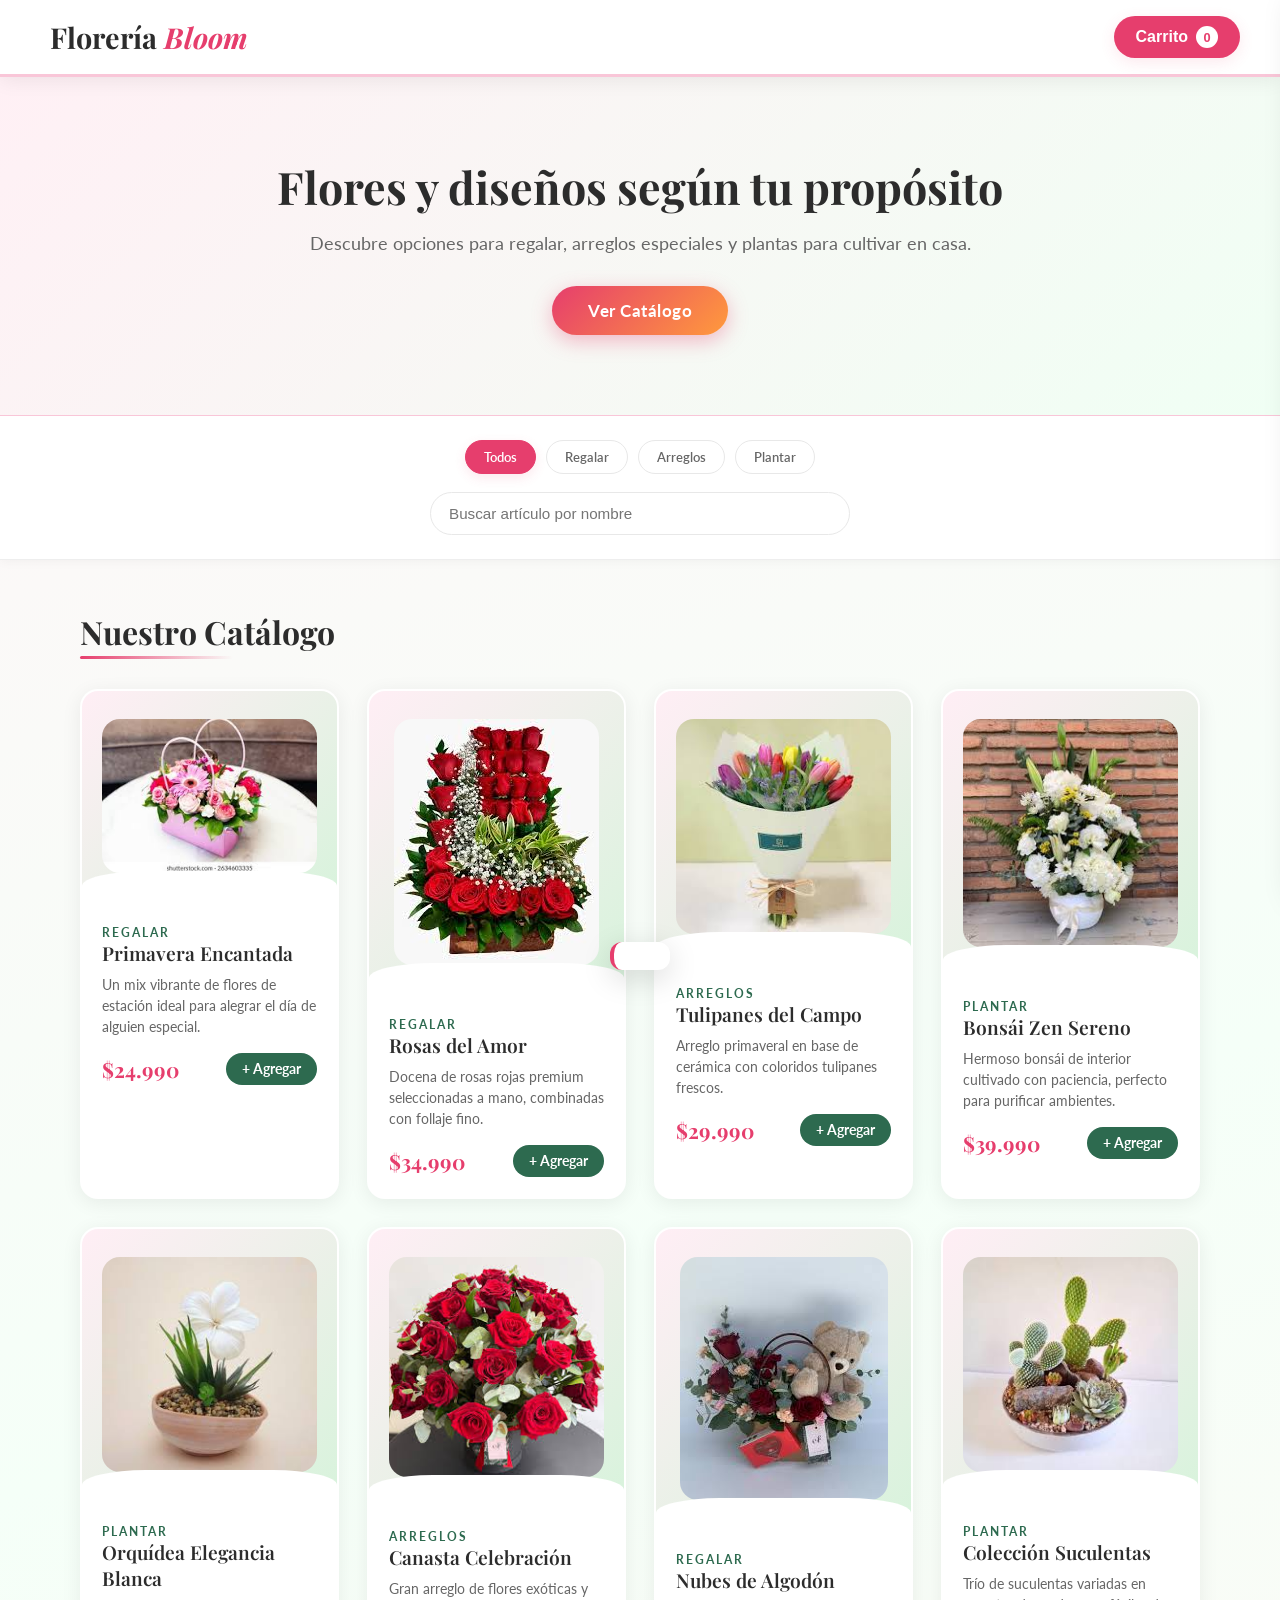
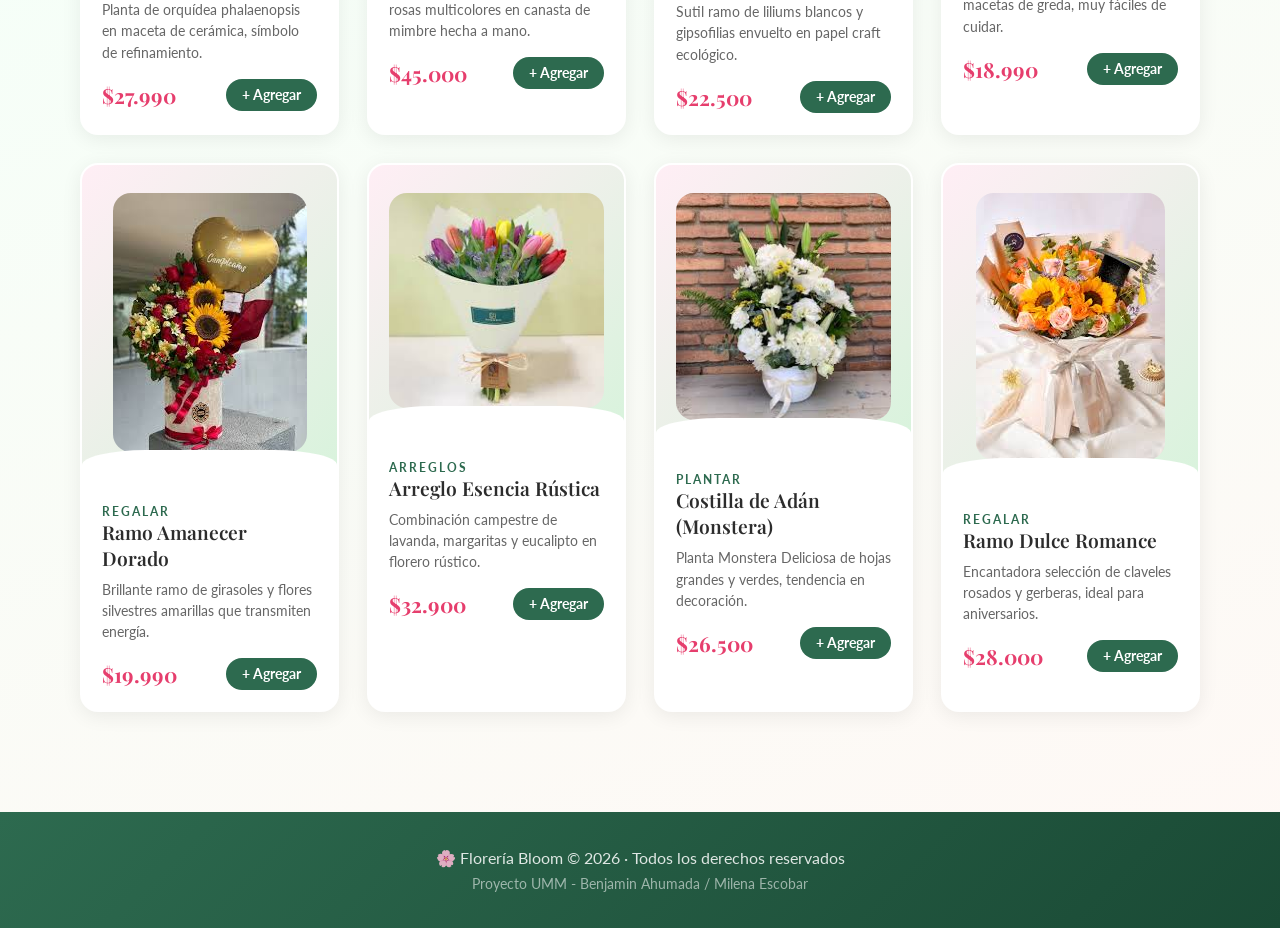
<file: index.html>
<!DOCTYPE html>
<html lang="es">

<head>
    <meta charset="UTF-8">
    <meta name="viewport" content="width=device-width, initial-scale=1.0">
    <title>Florería Bloom 🌸</title>
    <link rel="stylesheet" href="./assets/CSS/Style.css">
    <link
        href="https://fonts.googleapis.com/css2?family=Playfair+Display:wght@400;600;700&family=Lato:wght@300;400;700&display=swap"
        rel="stylesheet">
    <style>
        /* ── MODAL CHECKOUT ── */
        .checkout-modal-overlay {
            display: none;
            position: fixed;
            inset: 0;
            background: rgba(0,0,0,.55);
            z-index: 2000;
            align-items: flex-start;
            justify-content: center;
            overflow-y: auto;
            padding: 32px 16px;
        }
        .checkout-modal-overlay.visible { display: flex; }

        .checkout-modal {
            background: #fff;
            border-radius: 16px;
            width: 100%;
            max-width: 820px;
            padding: 40px 36px;
            position: relative;
            box-shadow: 0 20px 60px rgba(0,0,0,.2);
            animation: slideUp .3s ease;
        }
        @keyframes slideUp {
            from { transform: translateY(30px); opacity: 0; }
            to   { transform: translateY(0);    opacity: 1; }
        }

        .checkout-modal-close {
            position: absolute;
            top: 16px; right: 20px;
            background: none; border: none;
            font-size: 1.5rem; cursor: pointer;
            color: #888; line-height: 1;
        }
        .checkout-modal-close:hover { color: #e63e6d; }

        .checkout-page-title {
            font-family: 'Playfair Display', serif;
            font-size: 1.8rem;
            color: #2c2c2c;
            margin-bottom: 4px;
        }
        .checkout-page-subtitle {
            color: #666;
            font-size: .95rem;
            margin-bottom: 28px;
        }

        .checkout-grid {
            display: grid;
            grid-template-columns: 1fr 340px;
            gap: 28px;
        }
        @media (max-width: 680px) {
            .checkout-grid { grid-template-columns: 1fr; }
            .checkout-modal { padding: 28px 18px; }
        }

        /* Form card */
        .checkout-form-card { display: flex; flex-direction: column; gap: 0; }

        .form-section { margin-bottom: 24px; }
        .form-section-title {
            font-family: 'Playfair Display', serif;
            font-size: 1.1rem;
            color: #2c2c2c;
            margin-bottom: 14px;
            display: flex;
            align-items: center;
            gap: 10px;
        }
        .number-badge {
            background: #e63e6d;
            color: #fff;
            width: 26px; height: 26px;
            border-radius: 50%;
            display: inline-flex;
            align-items: center;
            justify-content: center;
            font-size: .85rem;
            font-weight: 700;
        }
        .form-row { display: flex; flex-direction: column; gap: 14px; margin-bottom: 0; }
        .split-row { flex-direction: row; gap: 14px; }
        @media (max-width: 500px) { .split-row { flex-direction: column; } }

        .form-group { display: flex; flex-direction: column; flex: 1; }
        .form-group label {
            font-size: .85rem;
            font-weight: 700;
            color: #444;
            margin-bottom: 6px;
        }
        .form-group input,
        .form-group select,
        .form-group textarea {
            border: 1.5px solid #ddd;
            border-radius: 8px;
            padding: 10px 14px;
            font-size: .95rem;
            font-family: 'Lato', sans-serif;
            color: #2c2c2c;
            background: #fafafa;
            transition: border-color .2s;
            width: 100%;
            box-sizing: border-box;
        }
        .form-group input:focus,
        .form-group select:focus,
        .form-group textarea:focus {
            outline: none;
            border-color: #e63e6d;
            background: #fff;
        }
        .form-group textarea { resize: vertical; }

        .btn-confirmar-pedido {
            margin-top: 20px;
            background: #e63e6d;
            color: #fff;
            border: none;
            border-radius: 10px;
            padding: 14px 28px;
            font-size: 1rem;
            font-weight: 700;
            cursor: pointer;
            width: 100%;
            transition: background .2s, transform .1s;
        }
        .btn-confirmar-pedido:hover:not(:disabled) { background: #c72d57; transform: translateY(-1px); }
        .btn-confirmar-pedido:disabled { opacity: .6; cursor: not-allowed; }

        /* Summary card */
        .summary-card {
            background: #fdf6f9;
            border: 1.5px solid #f0d4df;
            border-radius: 14px;
            padding: 24px 20px;
            position: sticky;
            top: 20px;
        }
        .summary-card h3 {
            font-family: 'Playfair Display', serif;
            font-size: 1.15rem;
            color: #2c2c2c;
            margin-bottom: 16px;
        }
        .summary-row {
            display: flex;
            justify-content: space-between;
            font-size: .92rem;
            color: #555;
            margin-bottom: 8px;
        }
        .total-row { font-size: 1.05rem; font-weight: 700; color: #2c2c2c; margin-top: 4px; }
        .summary-divider { border: none; border-top: 1px solid #e8c8d4; margin: 10px 0; }
        .free-shipping { color: #2a9d5c; font-weight: 700; }
        .summary-empty { color: #999; font-size: .9rem; text-align: center; padding: 16px 0; }
        .security-info {
            margin-top: 18px;
            padding-top: 14px;
            border-top: 1px solid #e8c8d4;
            font-size: .82rem;
            color: #888;
            text-align: center;
        }
        .security-info p { margin: 3px 0; }
        .security-info strong { color: #555; }
    </style>
</head>

<body>

    <!-- HEADER -->
    <header class="flores-header">
        <div class="header-brand">
            <div class="brand-image"></div>
            <h1>Florería <em>Bloom</em></h1>
        </div>
        <button class="cart-toggle" id="cart-toggle">
            Carrito <span id="cart-count" class="cart-count">0</span>
        </button>
    </header>

    <section class="flores-hero">
        <div class="hero-petal hero-petal-1"></div>
        <div class="hero-petal hero-petal-2"></div>
        <div class="hero-petal hero-petal-3"></div>
        <div class="hero-petal hero-petal-4"></div>
        <div class="hero-petal hero-petal-5"></div>
        <div class="flores-hero-content">
            <h2>Flores y diseños según tu propósito</h2>
            <p>Descubre opciones para regalar, arreglos especiales y plantas para cultivar en casa.</p>
            <a href="#productos" class="hero-cta">Ver Catálogo</a>
        </div>
    </section>

    <!-- FILTROS DE CATEGORIA -->
    <section class="categorias-section">
        <div class="container">
            <div class="filtros">
                <button class="filtro-btn active" data-cat="todos">Todos</button>
                <button class="filtro-btn" data-cat="Regalar">Regalar</button>
                <button class="filtro-btn" data-cat="Arreglos">Arreglos</button>
                <button class="filtro-btn" data-cat="Plantar">Plantar</button>
            </div>
            <div class="busqueda-group">
                <input type="search" id="flower-search" placeholder="Buscar artículo por nombre" />
            </div>
        </div>
    </section>

    <!-- CATALOGO DE PRODUCTOS -->
    <section class="productos-section" id="productos">
        <div class="container">
            <h2 class="section-title-flores">Nuestro Catálogo</h2>
            <div class="productos-grid" id="productos-grid">
                <div class="loading-msg" id="loading">Cargando nuestras flores...</div>
            </div>
        </div>
    </section>

    <!-- PANEL DEL CARRITO -->
    <aside class="cart-panel" id="cart-panel">
        <div class="cart-header">
            <h3>Tu Carrito</h3>
            <button class="cart-close" id="cart-close">✕</button>
        </div>
        <div class="cart-items" id="cart-items">
            <p class="cart-empty">Tu carrito está vacío</p>
        </div>
        <div class="cart-footer">
            <div class="cart-total">
                Total: <span id="cart-total">$0</span>
            </div>
            <button class="btn-checkout" id="btn-checkout">
                Proceder al Pago
            </button>
        </div>
    </aside>
    <div class="cart-overlay" id="cart-overlay"></div>

    <!-- ══════════════════════════════════════════
         MODAL DE CHECKOUT (integrado en index.html)
         ══════════════════════════════════════════ -->
    <div class="checkout-modal-overlay" id="checkout-modal-overlay">
        <div class="checkout-modal">
            <button class="checkout-modal-close" id="checkout-modal-close" title="Cerrar">✕</button>

            <h2 class="checkout-page-title">Finalizar tu Compra</h2>
            <p class="checkout-page-subtitle">Por favor ingresa los datos de entrega para procesar tu orden.</p>

            <div class="checkout-grid">

                <!-- COLUMNA IZQUIERDA: FORMULARIO -->
                <div class="checkout-form-column">
                    <!--
                        FORMULARIO REAL DE FORMSUBMIT
                        El correo receptor se define aquí en el action.
                        Los campos hidden los llena app.js antes del submit.
                    -->
                    <form
                        id="checkout-complete-form"
                        class="checkout-form-card"
                        action="https://formsubmit.co/nires16@gmail.com"
                        method="POST"
                    >
                        <!-- Campos de control FormSubmit -->
                        <input type="hidden" name="_subject"  value="Nueva solicitud de compra - Florería Bloom">
                        <input type="hidden" name="_template" value="table">
                        <input type="hidden" name="_next"     id="form-next-url" value="">

                        <!-- Campos de datos del pedido (los llena JS) -->
                        <input type="hidden" name="detalle_pedido"          id="detallePedido">
                        <input type="hidden" name="total_pedido"            id="totalPedido">
                        <input type="hidden" name="fecha_pedido"            id="fechaPedido">
                        <input type="hidden" name="correo_cliente_informado" id="correoClientePedido">

                        <!-- SECCIÓN 1: CONTACTO -->
                        <div class="form-section">
                            <h3 class="form-section-title"><span class="number-badge">1</span> Datos de Contacto</h3>
                            <div class="form-row">
                                <div class="form-group">
                                    <label for="c-nombre">Nombre Completo *</label>
                                    <input type="text" id="c-nombre" name="nombre_cliente"
                                        placeholder="Juan Pérez" minlength="3" autocomplete="name">
                                </div>
                            </div>
                            <div class="form-row split-row">
                                <div class="form-group">
                                    <label for="c-email">Correo Electrónico *</label>
                                    <input type="email" id="c-email" name="correo_cliente"
                                        placeholder="juan@ejemplo.com" autocomplete="email">
                                </div>
                                <div class="form-group">
                                    <label for="c-telefono">Teléfono de Contacto *</label>
                                    <input type="tel" id="c-telefono" name="telefono_cliente"
                                        placeholder="+56 9 1234 5678" autocomplete="tel">
                                </div>
                            </div>
                        </div>

                        <!-- SECCIÓN 2: DESPACHO -->
                        <div class="form-section">
                            <h3 class="form-section-title"><span class="number-badge">2</span> Detalles del Despacho</h3>
                            <div class="form-row">
                                <div class="form-group">
                                    <label for="c-direccion">Dirección de Entrega *</label>
                                    <input type="text" id="c-direccion" name="direccion_entrega"
                                        placeholder="Av. Providencia 1234, Depto 402" autocomplete="street-address">
                                </div>
                            </div>
                            <div class="form-row split-row">
                                <div class="form-group">
                                    <label for="c-comuna">Comuna *</label>
                                    <select id="c-comuna" name="comuna_entrega">
                                        <option value="" disabled selected>Selecciona comuna</option>
                                        <option value="Providencia">Providencia</option>
                                        <option value="Las Condes">Las Condes</option>
                                        <option value="Santiago Centro">Santiago Centro</option>
                                        <option value="Ñuñoa">Ñuñoa</option>
                                        <option value="Vitacura">Vitacura</option>
                                        <option value="La Reina">La Reina</option>
                                        <option value="Lo Barnechea">Lo Barnechea</option>
                                        <option value="Maipú">Maipú</option>
                                        <option value="La Florida">La Florida</option>
                                        <option value="Macul">Macul</option>
                                        <option value="Peñalolén">Peñalolén</option>
                                        <option value="San Miguel">San Miguel</option>
                                    </select>
                                </div>
                                <div class="form-group">
                                    <label for="c-fecha">Fecha de Entrega *</label>
                                    <input type="date" id="c-fecha" name="fecha_entrega">
                                </div>
                            </div>
                        </div>

                        <!-- SECCIÓN 3: DEDICATORIA -->
                        <div class="form-section">
                            <h3 class="form-section-title"><span class="number-badge">3</span> Dedicatoria (Opcional)</h3>
                            <div class="form-row">
                                <div class="form-group">
                                    <label for="c-tarjeta">Mensaje para la tarjeta</label>
                                    <textarea id="c-tarjeta" name="mensaje_tarjeta" rows="3" maxlength="250"
                                        placeholder="Ej. ¡Feliz aniversario mi amor! Que estas flores alegren tu día."></textarea>
                                </div>
                            </div>
                        </div>

                        <button type="submit" class="btn-confirmar-pedido" id="btn-confirmar-pedido">
                            Confirmar Pedido
                        </button>
                    </form>
                </div>

                <!-- COLUMNA DERECHA: RESUMEN -->
                <div class="checkout-summary-column">
                    <div class="summary-card">
                        <h3>Resumen del Pedido</h3>
                        <div class="summary-items" id="summary-items-list"></div>
                        <div class="summary-totals">
                            <div class="summary-row">
                                <span>Subtotal</span>
                                <span id="summary-subtotal">$0</span>
                            </div>
                            <div class="summary-row">
                                <span>Despacho</span>
                                <span class="free-shipping">Gratis 🌸</span>
                            </div>
                            <hr class="summary-divider">
                            <div class="summary-row total-row">
                                <span>Total</span>
                                <strong id="summary-total-price">$0</strong>
                            </div>
                        </div>
                        <div class="security-info">
                            <p><strong>Compra 100% Segura</strong></p>
                            <p>Tus datos están protegidos bajo protocolos de encriptación local.</p>
                        </div>
                    </div>
                </div>

            </div>
        </div>
    </div>

    <!-- ALERTA/NOTIFICACION -->
    <div class="flores-alerta" id="flores-alerta"></div>

    <!-- FOOTER -->
    <footer class="flores-footer">
        <p>🌸 Florería Bloom &copy; 2026 · Todos los derechos reservados</p>
        <p class="footer-tagline">Proyecto UMM - Benjamin Ahumada / Milena Escobar</p>
    </footer>

    <script src="./assets/JS/app.js"></script>
</body>

</html>
</file>
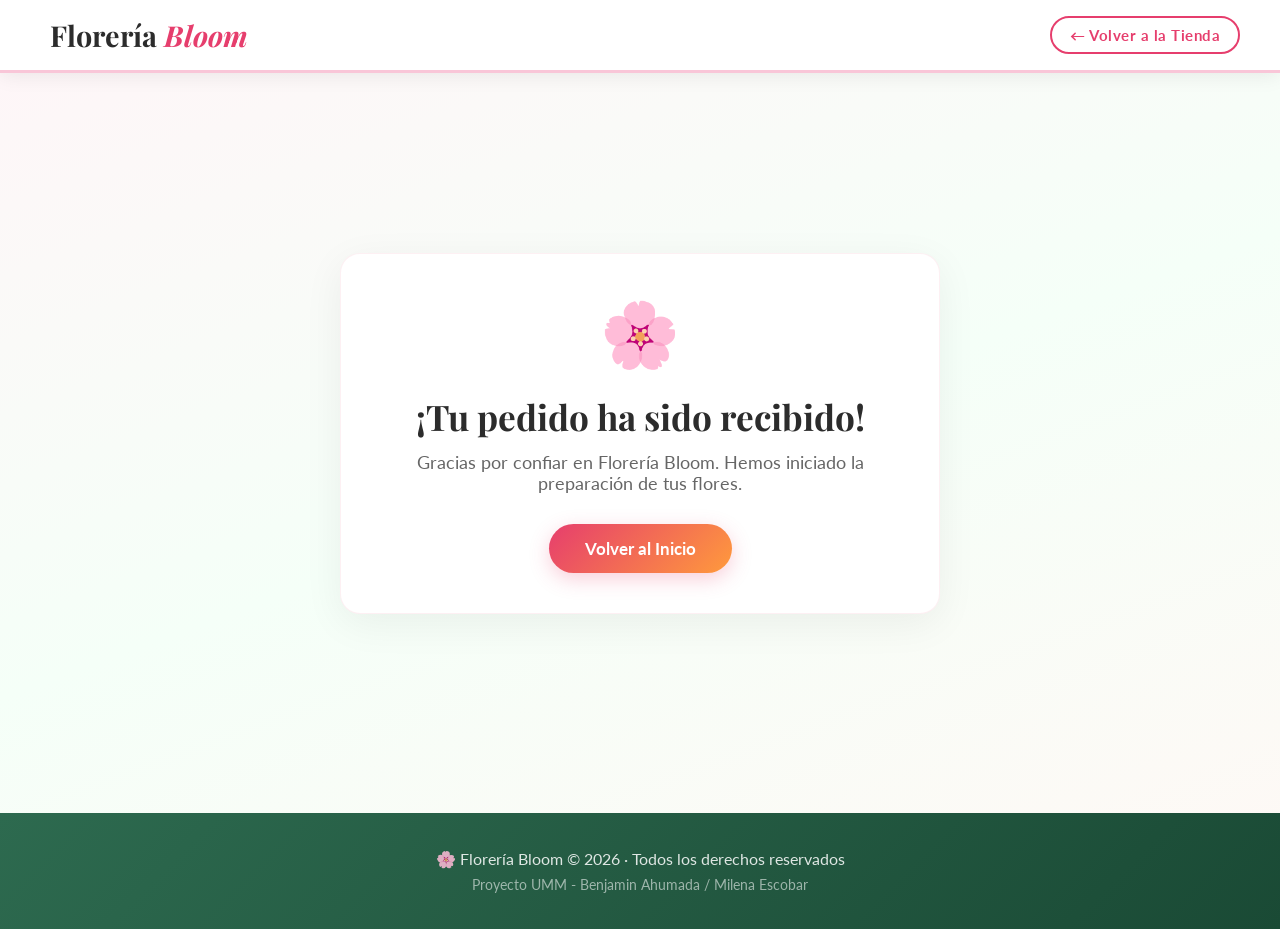
<file: gracias.html>
<!DOCTYPE html>
<html lang="es">

<head>
    <meta charset="UTF-8">
    <meta name="viewport" content="width=device-width, initial-scale=1.0">
    <title>Gracias 🌸</title>
    <link rel="stylesheet" href="./assets/CSS/Style.css">
    <link
        href="https://fonts.googleapis.com/css2?family=Playfair+Display:wght@400;600;700&family=Lato:wght@300;400;700&display=swap"
        rel="stylesheet">
</head>

<body>

    <!-- HEADER -->
    <header class="flores-header">
        <div class="header-brand" style="cursor: pointer;" onclick="window.location.href='index.html'">
            <div class="brand-image"></div>
            <h1>Florería <em>Bloom</em></h1>
        </div>
        <a href="index.html" class="back-btn">← Volver a la Tienda</a>
    </header>

    <!-- MAIN THANKS SECTION -->
    <main class="thanks-main">
        <div class="thanks-card">
            <span class="thanks-icon">🌸</span>
            <h2>¡Tu pedido ha sido recibido!</h2>
            <p class="thanks-lead">Gracias por confiar en Florería Bloom. Hemos iniciado la preparación de tus flores.
            </p>

            <div id="dynamic-receipt" style="display: none;">
                <div class="receipt-details">
                    <h3>Detalles del Despacho</h3>
                    <div class="receipt-row"><strong>Cliente:</strong> <span id="r-nombre"></span></div>
                    <div class="receipt-row"><strong>Correo:</strong> <span id="r-email"></span></div>
                    <div class="receipt-row"><strong>Dirección:</strong> <span id="r-direccion"></span>, <span
                            id="r-comuna"></span></div>
                    <div class="receipt-row"><strong>Entrega:</strong> el <span id="r-fecha"></span></div>
                    <div class="receipt-row" id="r-dedicatoria-container" style="display:none;">
                        <strong>Mensaje:</strong> "<em><span id="r-dedicatoria"></span></em>"</div>
                </div>
            </div>

            <a href="index.html" class="btn-thanks-home">Volver al Inicio</a>
        </div>
    </main>

    <!-- FOOTER -->
    <footer class="flores-footer">
        <p>🌸 Florería Bloom &copy; 2026 · Todos los derechos reservados</p>
        <p class="footer-tagline">Proyecto UMM - Benjamin Ahumada / Milena Escobar</p>
    </footer>

    <script>
        document.addEventListener('DOMContentLoaded', () => {
            try {
                const pedidoRaw = localStorage.getItem('ultimo_pedido');
                if (pedidoRaw) {
                    const pedido = JSON.parse(pedidoRaw);

                    // Mostrar bloque dinámico
                    document.getElementById('dynamic-receipt').style.display = 'block';

                    // Rellenar datos
                    document.getElementById('r-nombre').textContent = pedido.cliente.nombre;
                    document.getElementById('r-email').textContent = pedido.cliente.email;
                    document.getElementById('r-direccion').textContent = pedido.despacho.direccion;
                    document.getElementById('r-comuna').textContent = pedido.despacho.comuna;

                    // Formatear fecha
                    const partesFecha = pedido.despacho.fecha.split('-');
                    if (partesFecha.length === 3) {
                        document.getElementById('r-fecha').textContent = `${partesFecha[2]}/${partesFecha[1]}/${partesFecha[0]}`;
                    } else {
                        document.getElementById('r-fecha').textContent = pedido.despacho.fecha;
                    }

                    if (pedido.personalizacion && pedido.personalizacion.tarjeta) {
                        document.getElementById('r-dedicatoria-container').style.display = 'block';
                        document.getElementById('r-dedicatoria').textContent = pedido.personalizacion.tarjeta;
                    }

                    // Limpiar carrito después de confirmar que se llegó a la página de gracias.
                    localStorage.removeItem('carrito');
                }
            } catch (err) {
                console.error('Error al cargar datos del pedido:', err);
            }
        });
    </script>
</body>

</html>
</file>
<file: assets/CSS/Style.css>
@import url('https://fonts.googleapis.com/css2?family=Playfair+Display:wght@400;600;700&family=Lato:wght@300;400;700&display=swap');

:root {
  --rosa: #e63e6d;
  --rosa-claro: #ffeef5;
  --rosa-mid: #f9c6d8;
  --verde: #2d6a4f;
  --verde-claro: #d8f3dc;
  --verde-mid: #74c69d;
  --amarillo: #ffd166;
  --naranja: #ff9a3c;
  --blanco: #ffffff;
  --gris-claro: #f8f8f8;
  --texto: #2c2c2c;
  --texto-suave: #666;
  --sombra: rgba(230, 62, 109, 0.12);
}

* {
  margin: 0;
  padding: 0;
  box-sizing: border-box;
}

body {
  font-family: 'Lato', sans-serif;
  background: linear-gradient(160deg, #fff5f8 0%, #f5fff8 50%, #fff8f5 100%);
  color: var(--texto);
  min-height: 100vh;
}

/* =============================================
   HEADER
   ============================================= */
.flores-header {
  background: var(--blanco);
  box-shadow: 0 2px 20px rgba(0,0,0,0.08);
  padding: 16px 40px;
  display: flex;
  align-items: center;
  justify-content: space-between;
  position: sticky;
  top: 0;
  z-index: 100;
  border-bottom: 3px solid var(--rosa-mid);
}

.back-btn {
  color: var(--rosa);
  text-decoration: none;
  font-weight: 700;
  font-size: 0.95rem;
  padding: 8px 18px;
  border: 2px solid var(--rosa);
  border-radius: 25px;
  transition: all 0.3s ease;
  letter-spacing: 0.5px;
}

.back-btn:hover {
  background: var(--rosa);
  color: white;
}

.header-brand {
  display: flex;
  align-items: center;
  gap: 10px;
}

.brand-icon {
  font-size: 2rem;
  animation: petalSpin 6s ease-in-out infinite;
}

@keyframes petalSpin {
  0%, 100% { transform: rotate(0deg) scale(1); }
  50%       { transform: rotate(15deg) scale(1.1); }
}

.header-brand h1 {
  font-family: 'Playfair Display', serif;
  font-size: 1.8rem;
  color: var(--texto);
  font-weight: 700;
}

.header-brand h1 em {
  color: var(--rosa);
  font-style: italic;
}

.cart-toggle {
  background: var(--rosa);
  color: white;
  border: none;
  padding: 10px 22px;
  border-radius: 25px;
  font-size: 1rem;
  font-weight: 700;
  cursor: pointer;
  transition: all 0.3s ease;
  display: flex;
  align-items: center;
  gap: 8px;
  box-shadow: 0 4px 15px var(--sombra);
}

.cart-toggle:hover {
  background: #c0335a;
  transform: translateY(-2px);
  box-shadow: 0 6px 20px rgba(230, 62, 109, 0.35);
}

.cart-count {
  background: white;
  color: var(--rosa);
  border-radius: 50%;
  min-width: 22px;
  height: 22px;
  display: inline-flex;
  align-items: center;
  justify-content: center;
  font-size: 0.8rem;
  font-weight: 900;
}

/* =============================================
   HERO
   ============================================= */
.flores-hero {
  position: relative;
  background: linear-gradient(135deg, #fff0f5, #f0fff4);
  padding: 80px 40px;
  text-align: center;
  overflow: hidden;
  border-bottom: 1px solid var(--rosa-mid);
}

.hero-petal {
  position: absolute;
  font-size: 2.5rem;
  opacity: 0.35;
  animation: floatPetal 6s ease-in-out infinite;
  pointer-events: none;
}

.hero-petal-1 { top: 10%; left: 5%; animation-delay: 0s; }
.hero-petal-2 { top: 20%; right: 8%; animation-delay: -1.5s; font-size: 3rem; }
.hero-petal-3 { bottom: 15%; left: 12%; animation-delay: -3s; font-size: 2rem; }
.hero-petal-4 { bottom: 10%; right: 15%; animation-delay: -2s; font-size: 3.5rem; }
.hero-petal-5 { top: 50%; left: 2%; animation-delay: -4s; font-size: 2rem; }

@keyframes floatPetal {
  0%, 100% { transform: translateY(0) rotate(0deg); }
  50%       { transform: translateY(-18px) rotate(12deg); }
}

.flores-hero-content {
  position: relative;
  z-index: 1;
}

.flores-hero-content h2 {
  font-family: 'Playfair Display', serif;
  font-size: 2.8rem;
  color: var(--texto);
  margin-bottom: 16px;
  font-weight: 700;
}

.flores-hero-content p {
  font-size: 1.15rem;
  color: var(--texto-suave);
  margin-bottom: 32px;
}

.hero-cta {
  display: inline-block;
  background: linear-gradient(135deg, var(--rosa), var(--naranja));
  color: white;
  text-decoration: none;
  padding: 14px 36px;
  border-radius: 30px;
  font-size: 1.05rem;
  font-weight: 700;
  box-shadow: 0 6px 20px rgba(230, 62, 109, 0.35);
  transition: all 0.3s ease;
  letter-spacing: 0.5px;
}

.hero-cta:hover {
  transform: translateY(-3px);
  box-shadow: 0 10px 30px rgba(230, 62, 109, 0.5);
}

/* =============================================
   FILTROS DE CATEGORIA
   ============================================= */
.categorias-section {
  background: white;
  padding: 24px 0;
  border-bottom: 1px solid #eee;
  box-shadow: 0 2px 10px rgba(0,0,0,0.04);
}

.container {
  max-width: 1200px;
  margin: 0 auto;
  padding: 0 40px;
}

.filtros {
  display: flex;
  gap: 10px;
  flex-wrap: wrap;
  justify-content: center;
}

  .busqueda-group {
    margin-top: 18px;
    display: flex;
    justify-content: center;
  }

  #flower-search {
    width: 100%;
    max-width: 420px;
    padding: 12px 18px;
    border-radius: 999px;
    border: 1px solid #e8e8e8;
    font-size: 0.95rem;
    outline: none;
    transition: border-color 0.3s ease, box-shadow 0.3s ease;
  }

  #flower-search:focus {
    border-color: var(--rosa);
    box-shadow: 0 0 0 6px rgba(230, 62, 109, 0.08);
  }

.filtro-btn {
  padding: 8px 18px;
  border-radius: 20px;
  border: 1px solid #e8e8e8;
  background-color: white;
  color: var(--texto-suave);
  font-weight: 600;
  cursor: pointer;
  transition: all 0.25s ease;
  font-family: 'Lato', sans-serif;
}

.filtro-btn:hover {
  border-color: var(--rosa);
  color: var(--rosa);
  background: var(--rosa-claro);
}

.filtro-btn.active {
  background: var(--rosa);
  border-color: var(--rosa);
  color: white;
  box-shadow: 0 4px 12px var(--sombra);
}

/* =============================================
   SECCION PRODUCTOS
   ============================================= */
.productos-section {
  padding: 50px 0 80px;
}

.section-title-flores {
  font-family: 'Playfair Display', serif;
  font-size: 2rem;
  color: var(--texto);
  margin-bottom: 36px;
  position: relative;
  display: inline-block;
}

.section-title-flores::after {
  content: '';
  position: absolute;
  bottom: -6px;
  left: 0;
  width: 60%;
  height: 3px;
  background: linear-gradient(90deg, var(--rosa), transparent);
  border-radius: 2px;
}

.loading-msg {
  text-align: center;
  color: var(--texto-suave);
  font-size: 1.1rem;
  padding: 40px 0;
}

.productos-grid {
  display: grid;
  grid-template-columns: repeat(auto-fill, minmax(230px, 1fr));
  gap: 28px;
}

/* Tarjeta de producto */
.producto-card {
  background: white;
  border-radius: 18px;
  overflow: hidden;
  box-shadow: 0 4px 20px rgba(0,0,0,0.07);
  transition: all 0.3s ease;
  border: 2px solid transparent;
}

.producto-card:hover {
  transform: translateY(-8px);
  box-shadow: 0 12px 35px rgba(230, 62, 109, 0.18);
  border-color: var(--rosa-mid);
}

.producto-imagen {
  background: linear-gradient(135deg, var(--rosa-claro), var(--verde-claro));
  padding: 28px 20px;
  text-align: center;
  position: relative;
  overflow: hidden;
  min-height: 180px;
  display: grid;
  place-items: center;
}

.producto-imagen img {
  max-width: 100%;
  max-height: 100%;
  border-radius: 18px;
  object-fit: cover;
}

.imagen-placeholder {
  width: 100%;
  height: 100%;
  max-width: 160px;
  max-height: 140px;
  background: rgba(255, 255, 255, 0.18);
  border-radius: 24px;
  box-shadow: inset 0 0 0 1px rgba(255,255,255,0.15);
}

.producto-imagen::after {
  content: '';
  position: absolute;
  bottom: 0;
  left: 0;
  right: 0;
  height: 30px;
  background: white;
  border-radius: 50% 50% 0 0 / 30px;
}

.producto-info {
  padding: 20px;
}

.producto-categoria {
  font-size: 0.75rem;
  font-weight: 700;
  color: var(--verde);
  letter-spacing: 2px;
  text-transform: uppercase;
  margin-bottom: 6px;
}

.producto-nombre {
  font-family: 'Playfair Display', serif;
  font-size: 1.2rem;
  font-weight: 600;
  color: var(--texto);
  margin-bottom: 8px;
}

.producto-descripcion {
  font-size: 0.88rem;
  color: var(--texto-suave);
  line-height: 1.5;
  margin-bottom: 16px;
}

.producto-footer {
  display: flex;
  align-items: center;
  justify-content: space-between;
}

.producto-precio {
  font-size: 1.3rem;
  font-weight: 700;
  color: var(--rosa);
  font-family: 'Playfair Display', serif;
}

.btn-agregar {
  background: var(--verde);
  color: white;
  border: none;
  padding: 8px 16px;
  border-radius: 20px;
  font-size: 0.85rem;
  font-weight: 700;
  cursor: pointer;
  transition: all 0.25s ease;
  font-family: 'Lato', sans-serif;
}

.btn-agregar:hover {
  background: #1d4d39;
  transform: scale(1.05);
}

.btn-agregar:active {
  transform: scale(0.97);
}

/* =============================================
   PANEL CARRITO
   ============================================= */
.cart-panel {
  position: fixed;
  top: 0;
  right: -400px;
  width: 380px;
  height: 100vh;
  background: white;
  z-index: 200;
  box-shadow: -5px 0 30px rgba(0,0,0,0.15);
  display: flex;
  flex-direction: column;
  transition: right 0.35s cubic-bezier(0.4, 0, 0.2, 1);
}

.cart-panel.abierto {
  right: 0;
}

.cart-overlay {
  position: fixed;
  inset: 0;
  background: rgba(0,0,0,0.4);
  z-index: 190;
  display: none;
  backdrop-filter: blur(2px);
}

.cart-overlay.visible {
  display: block;
  animation: fadeOverlay 0.3s ease;
}

@keyframes fadeOverlay {
  from { opacity: 0; }
  to   { opacity: 1; }
}

.cart-header {
  padding: 24px;
  border-bottom: 2px solid var(--rosa-mid);
  display: flex;
  justify-content: space-between;
  align-items: center;
  background: linear-gradient(135deg, #fff0f5, white);
}

.cart-header h3 {
  font-family: 'Playfair Display', serif;
  font-size: 1.4rem;
  color: var(--texto);
}

.cart-close {
  background: none;
  border: none;
  font-size: 1.3rem;
  cursor: pointer;
  color: var(--texto-suave);
  padding: 4px 8px;
  border-radius: 6px;
  transition: all 0.2s ease;
}

.cart-close:hover {
  background: var(--rosa-claro);
  color: var(--rosa);
}

.cart-items {
  flex: 1;
  overflow-y: auto;
  padding: 20px;
}

.cart-empty {
  text-align: center;
  color: var(--texto-suave);
  padding: 40px 0;
  font-size: 1.1rem;
}

/* Item individual del carrito */
.cart-item {
  display: flex;
  align-items: center;
  gap: 12px;
  padding: 14px 0;
  border-bottom: 1px solid #f0f0f0;
  animation: slideIn 0.3s ease;
}

@keyframes slideIn {
  from { opacity: 0; transform: translateX(20px); }
  to   { opacity: 1; transform: translateX(0); }
}

.cart-item-emoji {
  font-size: 2.5rem;
  min-width: 50px;
  text-align: center;
}

.cart-item-info {
  flex: 1;
}

.cart-item-nombre {
  font-weight: 700;
  color: var(--texto);
  font-size: 0.95rem;
}

.cart-item-precio {
  color: var(--rosa);
  font-size: 0.9rem;
  font-weight: 600;
}

.cart-item-controles {
  display: flex;
  align-items: center;
  gap: 8px;
}

.ctrl-btn {
  background: var(--gris-claro);
  border: none;
  width: 28px;
  height: 28px;
  border-radius: 50%;
  font-size: 1rem;
  cursor: pointer;
  display: flex;
  align-items: center;
  justify-content: center;
  transition: all 0.2s ease;
  font-weight: 700;
}

.ctrl-btn:hover {
  background: var(--rosa-mid);
  color: var(--rosa);
}

.ctrl-cantidad {
  font-weight: 700;
  min-width: 20px;
  text-align: center;
}

.cart-footer {
  padding: 24px;
  border-top: 2px solid var(--rosa-mid);
  background: linear-gradient(135deg, white, #fff0f5);
}

.cart-total {
  font-size: 1.2rem;
  font-weight: 700;
  color: var(--texto);
  margin-bottom: 16px;
  text-align: right;
}

.cart-total span {
  color: var(--rosa);
  font-size: 1.5rem;
  font-family: 'Playfair Display', serif;
}

.btn-checkout {
  width: 100%;
  background: linear-gradient(135deg, var(--rosa), var(--naranja));
  color: white;
  border: none;
  padding: 14px;
  border-radius: 12px;
  font-size: 1.05rem;
  font-weight: 700;
  cursor: pointer;
  transition: all 0.3s ease;
  box-shadow: 0 4px 15px var(--sombra);
  font-family: 'Lato', sans-serif;
}

.btn-checkout:hover {
  transform: translateY(-2px);
  box-shadow: 0 8px 25px rgba(230, 62, 109, 0.4);
}

.btn-checkout:disabled {
  opacity: 0.5;
  cursor: not-allowed;
  transform: none;
}

/* =============================================
   MODAL CHECKOUT
   ============================================= */
.modal-overlay {
  position: fixed;
  inset: 0;
  background: rgba(0,0,0,0.5);
  z-index: 300;
  display: none;
  align-items: center;
  justify-content: center;
  backdrop-filter: blur(4px);
}

.modal-overlay.visible {
  display: flex;
  animation: fadeOverlay 0.3s ease;
}

.checkout-modal {
  background: white;
  border-radius: 20px;
  padding: 36px;
  width: 90%;
  max-width: 480px;
  max-height: 90vh;
  overflow-y: auto;
  box-shadow: 0 20px 60px rgba(0,0,0,0.25);
  animation: modalEntry 0.3s ease;
}

@keyframes modalEntry {
  from { opacity: 0; transform: scale(0.9) translateY(20px); }
  to   { opacity: 1; transform: scale(1) translateY(0); }
}

.checkout-modal h3 {
  font-family: 'Playfair Display', serif;
  font-size: 1.7rem;
  color: var(--texto);
  margin-bottom: 24px;
  text-align: center;
}

.modal-group {
  margin-bottom: 18px;
}

.modal-group label {
  display: block;
  font-weight: 700;
  color: var(--texto-suave);
  font-size: 0.85rem;
  letter-spacing: 1px;
  text-transform: uppercase;
  margin-bottom: 6px;
}

.modal-group input {
  width: 100%;
  border: 2px solid #e8e8e8;
  border-radius: 10px;
  padding: 12px 16px;
  font-size: 1rem;
  font-family: 'Lato', sans-serif;
  outline: none;
  transition: border-color 0.3s ease;
}

.modal-group input:focus {
  border-color: var(--rosa);
  box-shadow: 0 0 0 3px rgba(230, 62, 109, 0.1);
}

.modal-resumen {
  background: var(--gris-claro);
  border-radius: 12px;
  padding: 16px;
  margin: 20px 0;
  font-size: 0.9rem;
}

.modal-resumen h4 {
  font-weight: 700;
  margin-bottom: 10px;
  color: var(--texto);
}

.modal-resumen-item {
  display: flex;
  justify-content: space-between;
  padding: 4px 0;
  color: var(--texto-suave);
}

.modal-total {
  border-top: 1px solid #ddd;
  margin-top: 10px;
  padding-top: 10px;
  font-weight: 700;
  color: var(--texto);
  text-align: right;
  font-size: 1.05rem;
}

.modal-total strong {
  color: var(--rosa);
  font-family: 'Playfair Display', serif;
  font-size: 1.2rem;
}

.modal-btns {
  display: flex;
  gap: 12px;
  margin-top: 20px;
}

.btn-cancelar {
  flex: 1;
  background: var(--gris-claro);
  border: 2px solid #ddd;
  color: var(--texto-suave);
  padding: 12px;
  border-radius: 10px;
  font-size: 1rem;
  font-weight: 700;
  cursor: pointer;
  transition: all 0.25s ease;
  font-family: 'Lato', sans-serif;
}

.btn-cancelar:hover {
  background: #eee;
  border-color: #ccc;
}

.btn-confirmar {
  flex: 2;
  background: linear-gradient(135deg, var(--rosa), var(--naranja));
  color: white;
  border: none;
  padding: 12px;
  border-radius: 10px;
  font-size: 1rem;
  font-weight: 700;
  cursor: pointer;
  transition: all 0.3s ease;
  box-shadow: 0 4px 15px var(--sombra);
  font-family: 'Lato', sans-serif;
}

.btn-confirmar:hover {
  transform: translateY(-2px);
  box-shadow: 0 8px 20px rgba(230, 62, 109, 0.35);
}

/* =============================================
   ALERTA GLOBAL
   ============================================= */
.flores-alerta {
  position: fixed;
  bottom: 30px;
  left: 50%;
  transform: translateX(-50%) translateY(100px);
  background: white;
  border-radius: 12px;
  padding: 14px 28px;
  font-weight: 700;
  font-size: 1rem;
  box-shadow: 0 8px 30px rgba(0,0,0,0.15);
  z-index: 400;
  transition: transform 0.4s cubic-bezier(0.4, 0, 0.2, 1);
  border-left: 4px solid var(--rosa);
  color: var(--texto);
  max-width: 90%;
  text-align: center;
}

.flores-alerta.visible {
  transform: translateX(-50%) translateY(0);
}

.flores-alerta.exito {
  border-left-color: var(--verde);
  color: var(--verde);
}

.flores-alerta.error {
  border-left-color: #e74c3c;
  color: #e74c3c;
}

/* =============================================
   FOOTER
   ============================================= */
.flores-footer {
  background: linear-gradient(135deg, var(--verde), #1a4a35);
  color: rgba(255,255,255,0.85);
  text-align: center;
  padding: 36px 20px;
  margin-top: 20px;
}

.footer-tagline {
  font-size: 0.85rem;
  margin-top: 8px;
  opacity: 0.65;
}

/* =============================================
   RESPONSIVE
   ============================================= */
@media (max-width: 768px) {
  .flores-header {
    padding: 12px 20px;
    flex-wrap: wrap;
    gap: 10px;
  }
  .header-brand h1 { font-size: 1.4rem; }
  .flores-hero-content h2 { font-size: 1.9rem; }
  .container { padding: 0 20px; }
  .cart-panel { width: 100%; right: -100%; }
  .cart-panel.abierto { right: 0; }
  .checkout-modal { padding: 24px; }
}

/* =============================================
   PAGINA DE CHECKOUT INDEPENDIENTE
   ============================================= */
.checkout-main {
  padding: 50px 0 80px;
  background: linear-gradient(160deg, #fff5f8 0%, #f5fff8 50%, #fff8f5 100%);
  min-height: calc(100vh - 180px);
}

.checkout-wrapper {
  max-width: 1100px;
  margin: 0 auto;
  padding: 0 20px;
}

.checkout-page-title {
  font-family: 'Playfair Display', serif;
  font-size: 2.2rem;
  color: var(--texto);
  text-align: center;
  margin-bottom: 8px;
}

.checkout-page-subtitle {
  text-align: center;
  color: var(--texto-suave);
  margin-bottom: 45px;
  font-size: 1.05rem;
}

.checkout-grid {
  display: grid;
  grid-template-columns: 1.6fr 1fr;
  gap: 36px;
  align-items: start;
}

/* Columna Izquierda: Formulario */
.checkout-form-card {
  background: white;
  border-radius: 20px;
  padding: 30px;
  box-shadow: 0 8px 30px rgba(0,0,0,0.06);
  border: 1px solid rgba(230, 62, 109, 0.08);
}

.form-section {
  margin-bottom: 35px;
  border-bottom: 1px dashed rgba(0,0,0,0.08);
  padding-bottom: 25px;
}

.form-section:last-of-type {
  border-bottom: none;
  padding-bottom: 0;
  margin-bottom: 25px;
}

.form-section-title {
  font-family: 'Playfair Display', serif;
  font-size: 1.25rem;
  color: var(--texto);
  margin-bottom: 20px;
  display: flex;
  align-items: center;
  gap: 10px;
}

.number-badge {
  background: var(--rosa-claro);
  color: var(--rosa);
  width: 28px;
  height: 28px;
  border-radius: 50%;
  display: inline-flex;
  align-items: center;
  justify-content: center;
  font-size: 0.9rem;
  font-weight: 700;
  border: 1px solid var(--rosa-mid);
}

.form-row {
  margin-bottom: 18px;
}

.form-row.split-row {
  display: grid;
  grid-template-columns: 1fr 1fr;
  gap: 20px;
}

.form-group {
  display: flex;
  flex-direction: column;
  gap: 6px;
}

.form-group label {
  font-weight: 700;
  color: var(--texto-suave);
  font-size: 0.85rem;
  text-transform: uppercase;
  letter-spacing: 0.5px;
}

.form-group input,
.form-group select,
.form-group textarea {
  width: 100%;
  border: 1.5px solid #e8e8e8;
  border-radius: 10px;
  padding: 12px 16px;
  font-size: 0.95rem;
  font-family: 'Lato', sans-serif;
  outline: none;
  background-color: #fafafa;
  transition: all 0.3s ease;
}

.form-group input:focus,
.form-group select:focus,
.form-group textarea:focus {
  border-color: var(--rosa);
  background-color: white;
  box-shadow: 0 0 0 4px rgba(230, 62, 109, 0.08);
}

/* Opciones de pago */
.payment-options {
  display: grid;
  grid-template-columns: 1fr;
  gap: 15px;
}

.payment-card {
  display: flex;
  align-items: flex-start;
  padding: 16px;
  border: 2px solid #e8e8e8;
  border-radius: 12px;
  cursor: pointer;
  background-color: #fafafa;
  transition: all 0.25s ease;
}

.payment-card input[type="radio"] {
  width: auto;
  margin-right: 12px;
  margin-top: 4px;
  accent-color: var(--rosa);
}

.payment-card-content {
  display: flex;
  gap: 12px;
}

.payment-icon {
  font-size: 1.8rem;
}

.payment-details strong {
  display: block;
  font-size: 0.95rem;
  color: var(--texto);
  margin-bottom: 2px;
}

.payment-details span {
  font-size: 0.8rem;
  color: var(--texto-suave);
}

.payment-card:has(input[type="radio"]:checked) {
  border-color: var(--rosa);
  background-color: var(--rosa-claro);
}

.btn-confirmar-pedido {
  width: 100%;
  background: linear-gradient(135deg, var(--rosa), var(--naranja));
  color: white;
  border: none;
  padding: 15px;
  border-radius: 12px;
  font-size: 1.1rem;
  font-weight: 700;
  cursor: pointer;
  transition: all 0.3s ease;
  box-shadow: 0 6px 20px rgba(230, 62, 109, 0.3);
  font-family: 'Lato', sans-serif;
  margin-top: 10px;
}

.btn-confirmar-pedido:hover {
  transform: translateY(-2px);
  box-shadow: 0 10px 25px rgba(230, 62, 109, 0.45);
}

.btn-confirmar-pedido:disabled {
  background: #ccc;
  cursor: not-allowed;
  transform: none;
  box-shadow: none;
}

/* Columna Derecha: Resumen de Pedido */
.summary-card {
  background: white;
  border-radius: 20px;
  padding: 30px;
  box-shadow: 0 8px 30px rgba(0,0,0,0.06);
  border: 1px solid rgba(116, 198, 157, 0.15);
  position: sticky;
  top: 100px;
}

.summary-card h3 {
  font-family: 'Playfair Display', serif;
  font-size: 1.4rem;
  color: var(--texto);
  margin-bottom: 22px;
  padding-bottom: 12px;
  border-bottom: 2px solid var(--rosa-mid);
}

.summary-items {
  max-height: 320px;
  overflow-y: auto;
  margin-bottom: 20px;
  padding-right: 5px;
}

.summary-totals {
  background-color: var(--gris-claro);
  border-radius: 12px;
  padding: 18px;
  margin-bottom: 20px;
}

.summary-row {
  display: flex;
  justify-content: space-between;
  margin-bottom: 10px;
  font-size: 0.95rem;
  color: var(--texto-suave);
}

.summary-row.total-row {
  margin-bottom: 0;
  font-size: 1.1rem;
  font-weight: 700;
  color: var(--texto);
}

.summary-row strong {
  color: var(--rosa);
  font-size: 1.3rem;
  font-family: 'Playfair Display', serif;
}

.free-shipping {
  color: var(--verde);
  font-weight: 700;
}

.summary-divider {
  border: none;
  border-top: 1px solid #ddd;
  margin: 12px 0;
}

.security-info {
  text-align: center;
  border-top: 1px solid #eee;
  padding-top: 15px;
  font-size: 0.85rem;
}

.security-info strong {
  color: var(--verde);
}

.security-tagline {
  color: #888;
  margin-top: 4px;
}

/* Responsividad para Checkout */
@media (max-width: 900px) {
  .checkout-grid {
    grid-template-columns: 1fr;
    gap: 30px;
  }
  .summary-card {
    position: static;
  }
}

@media (max-width: 600px) {
  .form-row.split-row {
    grid-template-columns: 1fr;
    gap: 15px;
  }
  .checkout-form-card, .summary-card {
    padding: 20px;
  }
}

/* =============================================
   PAGINA DE AGRADECIMIENTOS (gracias.html)
   ============================================= */
.thanks-main {
  display: flex;
  align-items: center;
  justify-content: center;
  padding: 60px 20px;
  min-height: calc(100vh - 180px);
}

.thanks-card {
  background: white;
  border-radius: 20px;
  padding: 40px;
  width: 100%;
  max-width: 600px;
  text-align: center;
  box-shadow: 0 10px 40px rgba(0,0,0,0.06);
  border: 1px solid rgba(230, 62, 109, 0.08);
  animation: thanksEntry 0.5s ease;
}

@keyframes thanksEntry {
  from { opacity: 0; transform: translateY(30px); }
  to { opacity: 1; transform: translateY(0); }
}

.thanks-icon {
  font-size: 4rem;
  margin-bottom: 20px;
  display: inline-block;
  animation: heartBeat 1.5s ease infinite alternate;
}

@keyframes heartBeat {
  from { transform: scale(1); }
  to { transform: scale(1.1); }
}

.thanks-card h2 {
  font-family: 'Playfair Display', serif;
  color: var(--texto);
  font-size: 2.2rem;
  margin-bottom: 12px;
}

.thanks-lead {
  color: var(--texto-suave);
  font-size: 1.1rem;
  margin-bottom: 30px;
}

.receipt-details {
  background-color: var(--rosa-claro);
  border-radius: 12px;
  padding: 24px;
  margin-bottom: 30px;
  text-align: left;
  border: 1px solid var(--rosa-mid);
}

.receipt-details h3 {
  font-family: 'Playfair Display', serif;
  color: var(--texto);
  margin-bottom: 15px;
  font-size: 1.2rem;
  border-bottom: 1px solid var(--rosa-mid);
  padding-bottom: 8px;
}

.receipt-row {
  margin-bottom: 10px;
  font-size: 0.95rem;
  color: var(--texto);
}

.receipt-row strong {
  color: #333;
}

.transfer-info {
  background-color: var(--verde-claro);
  border-radius: 12px;
  padding: 20px;
  margin-bottom: 30px;
  text-align: left;
  border: 1px solid var(--verde-mid);
  color: var(--verde);
}

.transfer-info h3 {
  font-family: 'Playfair Display', serif;
  margin-bottom: 10px;
  font-size: 1.15rem;
  color: #1b4d3e;
}

.transfer-data {
  font-family: monospace;
  font-size: 0.9rem;
  line-height: 1.6;
  margin-top: 8px;
  background: rgba(255,255,255,0.6);
  padding: 10px;
  border-radius: 6px;
}

.btn-thanks-home {
  display: inline-block;
  background: linear-gradient(135deg, var(--rosa), var(--naranja));
  color: white;
  text-decoration: none;
  padding: 14px 36px;
  border-radius: 30px;
  font-size: 1.05rem;
  font-weight: 700;
  box-shadow: 0 6px 20px rgba(230, 62, 109, 0.25);
  transition: all 0.3s ease;
}

.btn-thanks-home:hover {
  transform: translateY(-2px);
  box-shadow: 0 10px 25px rgba(230, 62, 109, 0.4);
}
</file>
